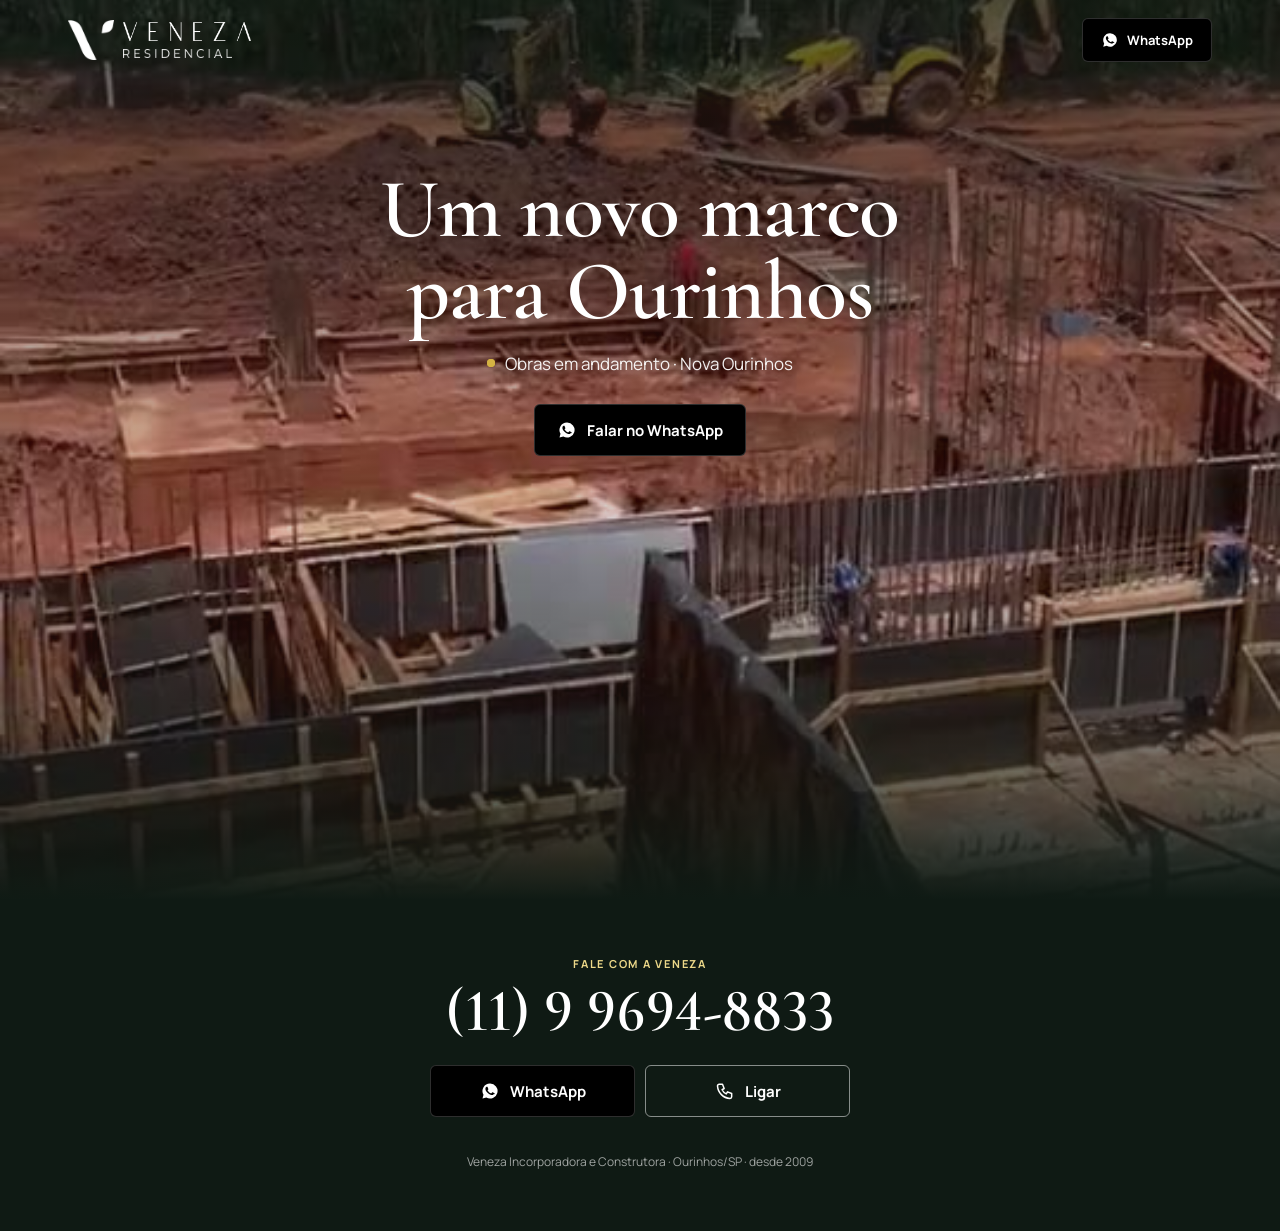
<file: index.html>
<!DOCTYPE html>
<html lang="pt-BR">
<head>
  <meta charset="UTF-8">
  <meta name="viewport" content="width=device-width, initial-scale=1.0, viewport-fit=cover">
  <title>Residencial Veneza | Ourinhos</title>
  <meta name="description" content="Residencial Veneza, da Veneza Incorporadora e Construtora. Obras em andamento em Nova Ourinhos, Ourinhos/SP. Fale com a Veneza.">
  <meta name="theme-color" content="#1A2922">
  <meta property="og:type" content="website">
  <meta property="og:locale" content="pt_BR">
  <meta property="og:title" content="Residencial Veneza | Ourinhos">
  <meta property="og:description" content="Obras em andamento em Nova Ourinhos. Fale com a Veneza.">
  <meta property="og:url" content="https://www.venezaconstrutora.com.br/">
  <meta property="og:image" content="https://www.venezaconstrutora.com.br/img/obra-poster.jpg">
  <meta name="twitter:card" content="summary_large_image">
  <link rel="canonical" href="https://www.venezaconstrutora.com.br/">
  <link rel="icon" type="image/png" href="img/favicon.png">
  <link rel="apple-touch-icon" href="img/apple-touch-icon.png">

  <link rel="preconnect" href="https://fonts.googleapis.com">
  <link rel="preconnect" href="https://fonts.gstatic.com" crossorigin>
  <link rel="stylesheet" href="https://fonts.googleapis.com/css2?family=Cormorant+Garamond:wght@500;600&family=Manrope:wght@400;500;600;700&display=swap">
  <link rel="stylesheet" href="style.css">
</head>
<body>

  <!-- Menu transparente -->
  <header class="header">
    <div class="header__inner">
      <a class="header__brand" href="#" aria-label="Veneza Residencial">
        <img class="header__mark" src="img/logo-v.png" alt="" width="110" height="96">
        <span class="header__brand-text">
          <img class="header__logo" src="img/logo-veneza.png" alt="" width="440" height="65">
          <img class="header__sub" src="img/logo-residencial.png" alt="" width="560" height="46">
        </span>
      </a>
      <a class="btn btn--black header__wa" href="https://wa.me/5511996948833?text=Ol%C3%A1%2C%20gostaria%20de%20informa%C3%A7%C3%B5es%20sobre%20o%20Residencial%20Veneza" target="_blank" rel="noopener" aria-label="Falar com a Veneza pelo WhatsApp">
        <svg class="btn__icon" viewBox="0 0 24 24" aria-hidden="true"><path class="fill" d="M12 3a9 9 0 0 0-7.8 13.5L3 21l4.6-1.2A9 9 0 1 0 12 3zm4.6 12.6c-.2.6-1.1 1.1-1.6 1.2-.4.1-1 .1-1.6-.1-.4-.1-.9-.3-1.5-.6-2.6-1.1-4.3-3.8-4.4-3.9-.1-.2-1-1.4-1-2.7s.7-1.9.9-2.2c.2-.3.5-.3.7-.3h.5c.2 0 .4 0 .6.5l.8 2c.1.2.1.3 0 .5l-.3.5-.4.4c-.1.1-.3.3-.1.6.2.3.7 1.2 1.6 1.9 1.1 1 2 1.3 2.3 1.4.3.1.5.1.6-.1l.8-1c.2-.3.4-.2.6-.1l1.9.9c.3.1.5.2.5.3.1.2.1.7-.1 1.2z"/></svg><span class="header__wa-text">WhatsApp</span>
      </a>
    </div>
  </header>

  <main>
    <!-- HERO: título no alto, vídeo da obra dissolvendo no fundo claro -->
    <section class="hero" aria-labelledby="hero-title">
      <video class="hero__video stage__video" muted loop playsinline preload="none"
             poster="img/obra-poster.jpg" aria-hidden="true" data-src="video/obra.mp4"></video>
      <div class="hero__shade" aria-hidden="true"></div>
      <div class="hero__text">
        <h1 class="hero__title" id="hero-title">Um novo marco<br> para <em>Ourinhos</em></h1>
        <p class="hero__lead"><span class="hero__dot" aria-hidden="true"></span>Obras em andamento · Nova Ourinhos</p>
        <a class="btn btn--black hero__cta" href="https://wa.me/5511996948833?text=Ol%C3%A1%2C%20gostaria%20de%20informa%C3%A7%C3%B5es%20sobre%20o%20Residencial%20Veneza" target="_blank" rel="noopener"><svg class="btn__icon" viewBox="0 0 24 24" aria-hidden="true"><path class="fill" d="M12 3a9 9 0 0 0-7.8 13.5L3 21l4.6-1.2A9 9 0 1 0 12 3zm4.6 12.6c-.2.6-1.1 1.1-1.6 1.2-.4.1-1 .1-1.6-.1-.4-.1-.9-.3-1.5-.6-2.6-1.1-4.3-3.8-4.4-3.9-.1-.2-1-1.4-1-2.7s.7-1.9.9-2.2c.2-.3.5-.3.7-.3h.5c.2 0 .4 0 .6.5l.8 2c.1.2.1.3 0 .5l-.3.5-.4.4c-.1.1-.3.3-.1.6.2.3.7 1.2 1.6 1.9 1.1 1 2 1.3 2.3 1.4.3.1.5.1.6-.1l.8-1c.2-.3.4-.2.6-.1l1.9.9c.3.1.5.2.5.3.1.2.1.7-.1 1.2z"/></svg> Falar no WhatsApp</a>
      </div>
    </section>

    <!-- CONTATO -->
    <section class="contact" id="contato" aria-labelledby="contact-title">
      <p class="contact__label" id="contact-title">Fale com a Veneza</p>
      <p class="contact__phone">(11) 9 9694-8833</p>
      <div class="contact__actions">
        <a class="btn btn--black" href="https://wa.me/5511996948833?text=Ol%C3%A1%2C%20gostaria%20de%20informa%C3%A7%C3%B5es%20sobre%20o%20Residencial%20Veneza" target="_blank" rel="noopener"><svg class="btn__icon" viewBox="0 0 24 24" aria-hidden="true"><path class="fill" d="M12 3a9 9 0 0 0-7.8 13.5L3 21l4.6-1.2A9 9 0 1 0 12 3zm4.6 12.6c-.2.6-1.1 1.1-1.6 1.2-.4.1-1 .1-1.6-.1-.4-.1-.9-.3-1.5-.6-2.6-1.1-4.3-3.8-4.4-3.9-.1-.2-1-1.4-1-2.7s.7-1.9.9-2.2c.2-.3.5-.3.7-.3h.5c.2 0 .4 0 .6.5l.8 2c.1.2.1.3 0 .5l-.3.5-.4.4c-.1.1-.3.3-.1.6.2.3.7 1.2 1.6 1.9 1.1 1 2 1.3 2.3 1.4.3.1.5.1.6-.1l.8-1c.2-.3.4-.2.6-.1l1.9.9c.3.1.5.2.5.3.1.2.1.7-.1 1.2z"/></svg> WhatsApp</a>
        <a class="btn btn--line" href="tel:+5511996948833"><svg class="btn__icon" viewBox="0 0 24 24" aria-hidden="true"><path class="line" d="M5 4h4l2 5-2.5 1.5a11 11 0 0 0 5 5L15 13l5 2v4a2 2 0 0 1-2 2A16 16 0 0 1 3 6a2 2 0 0 1 2-2z"/></svg> Ligar</a>
      </div>
      <p class="foot">Veneza Incorporadora e Construtora · Ourinhos/SP · desde 2009</p>
    </section>
  </main>

  <script src="script.js"></script>
</body>
</html>
</file>
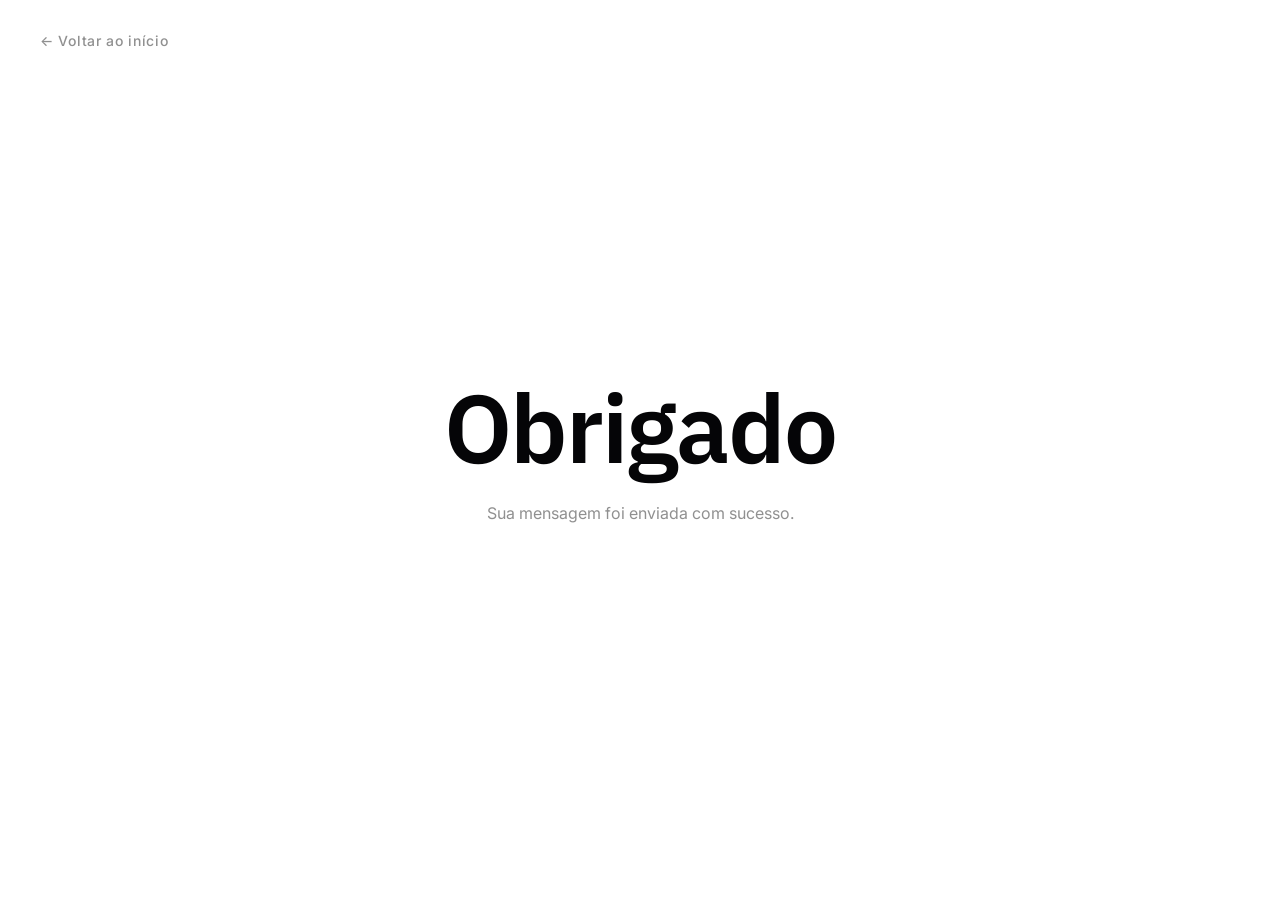
<file: obrigado.html>
<!DOCTYPE html>
<html lang="pt-BR">
<head>
  <meta charset="UTF-8">
  <meta name="viewport" content="width=device-width, initial-scale=1.0">
  <title>Obrigado</title>

  <link rel="preconnect" href="https://fonts.googleapis.com">
  <link rel="preconnect" href="https://fonts.gstatic.com" crossorigin>
  <link rel="stylesheet" href="https://fonts.googleapis.com/css2?family=IBM+Plex+Sans:wght@400;600;700&family=Inter:wght@400;500;600&display=swap">

  <style>
    :root {
      --color-01: #050507;
      --color-02: #FF8D28;
      --color-04: #909090;
      --font-display: 'IBM Plex Sans', system-ui, -apple-system, sans-serif;
      --font-primary: 'Inter', system-ui, -apple-system, sans-serif;
    }

    *, *::before, *::after {
      box-sizing: border-box;
      margin: 0;
      padding: 0;
    }

    body {
      background-color: #ffffff;
      font-family: var(--font-primary);
      color: var(--color-01);
      min-height: 100vh;
      -webkit-font-smoothing: antialiased;
    }

    .back-link {
      position: absolute;
      top: 32px;
      left: 40px;
      display: inline-flex;
      align-items: center;
      gap: 6px;
      font-size: 14px;
      font-weight: 500;
      color: var(--color-04);
      text-decoration: none;
      letter-spacing: 0.05em;
      transition: color 0.2s;
    }

    .back-link:hover {
      color: var(--color-01);
    }

    .center {
      min-height: 100vh;
      display: flex;
      flex-direction: column;
      align-items: center;
      justify-content: center;
      text-align: center;
      padding: 24px;
    }

    h1 {
      font-family: var(--font-display);
      font-size: 96px;
      font-weight: 600;
      color: var(--color-01);
      letter-spacing: -0.02em;
      line-height: 1.1;
      margin-bottom: 20px;
    }

    .message {
      font-size: 16px;
      color: var(--color-04);
      line-height: 1.5;
    }

    /* ── MOBILE ── */
    @media (max-width: 768px) {
      .back-link {
        top: 28px;
        left: 24px;
        font-size: 15px;
        gap: 8px;
      }

      .center {
        justify-content: flex-start;
        padding-top: calc(28px + 20px + 60px);
      }

      h1 {
        font-size: 56px;
        margin-bottom: 16px;
      }

      .message {
        font-size: 16px;
        max-width: 320px;
      }
    }

    @media (max-width: 375px) {
      h1 {
        font-size: 46px;
      }
    }
  </style>
</head>
<body>

  <a href="index.html" class="back-link">← Voltar ao início</a>

  <div class="center">
    <h1>Obrigado</h1>
    <p class="message">Sua mensagem foi enviada com sucesso.</p>
  </div>

</body>
</html>
</file>
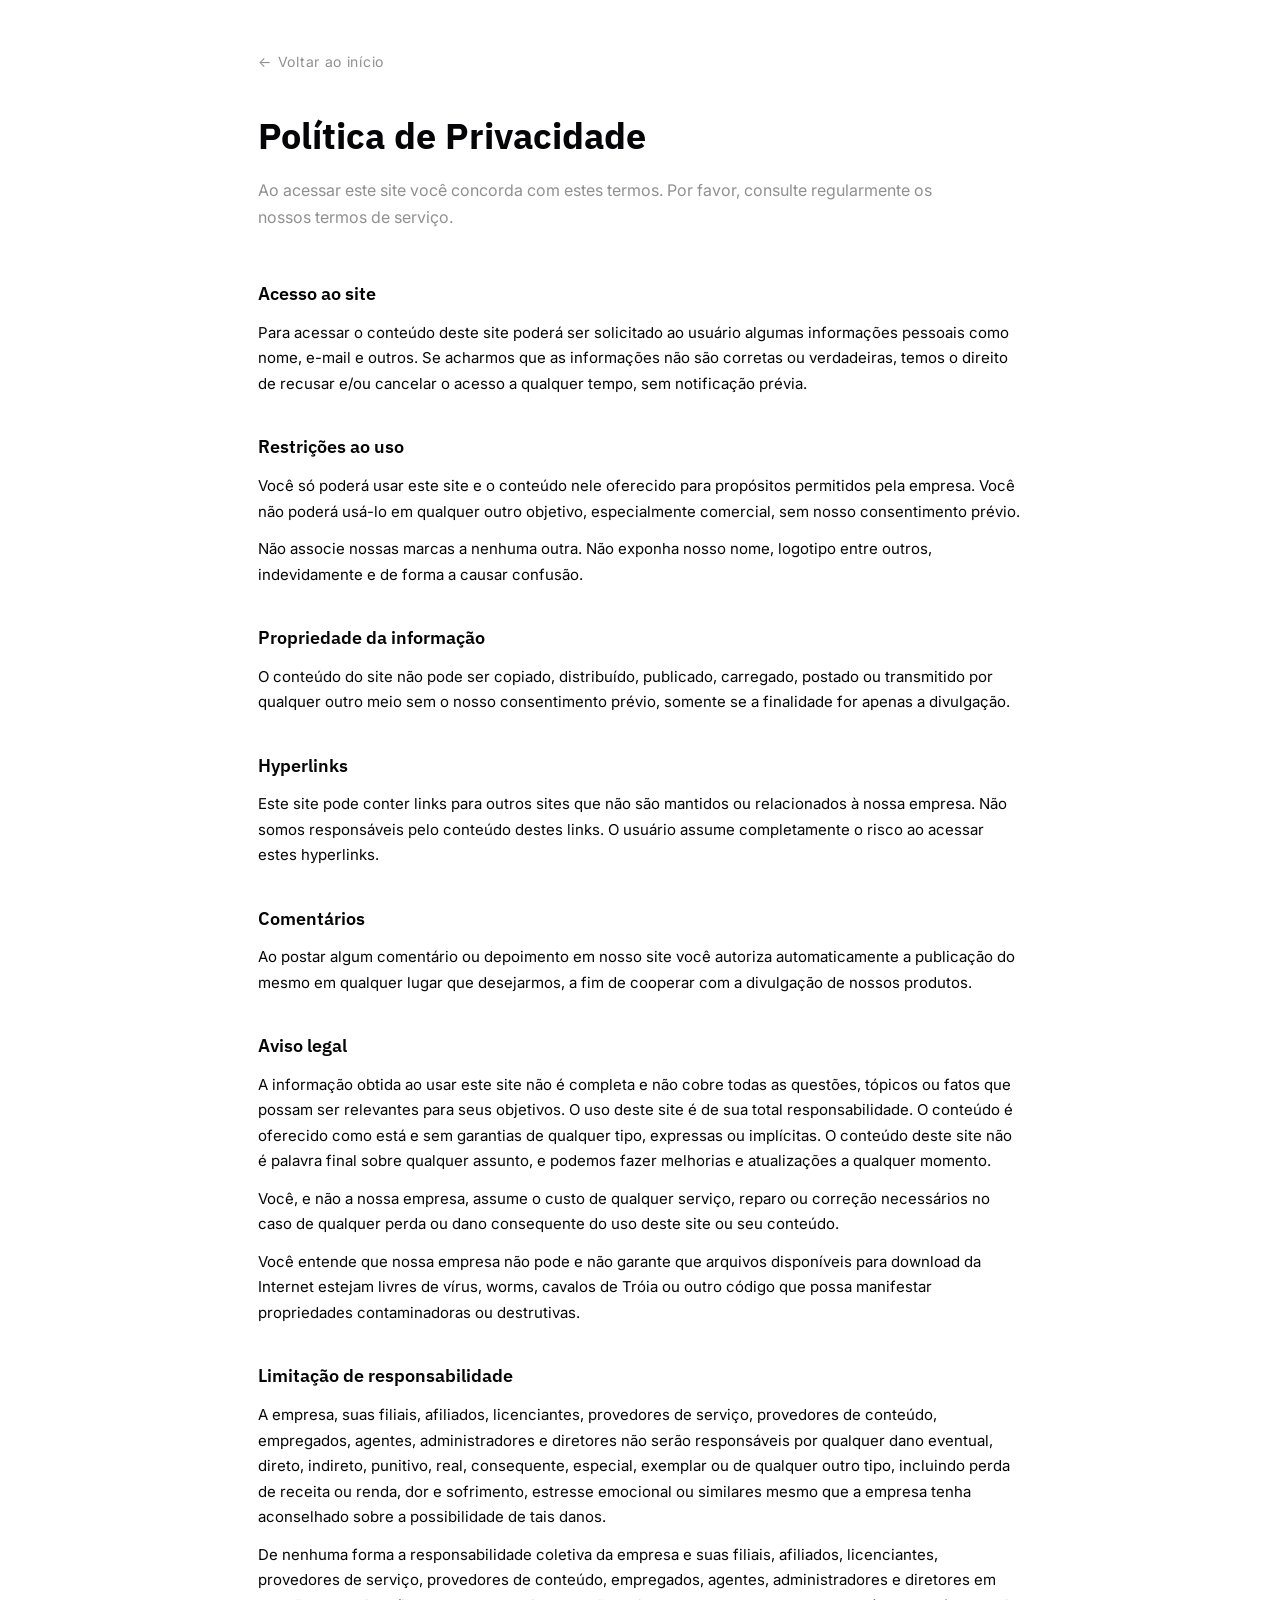
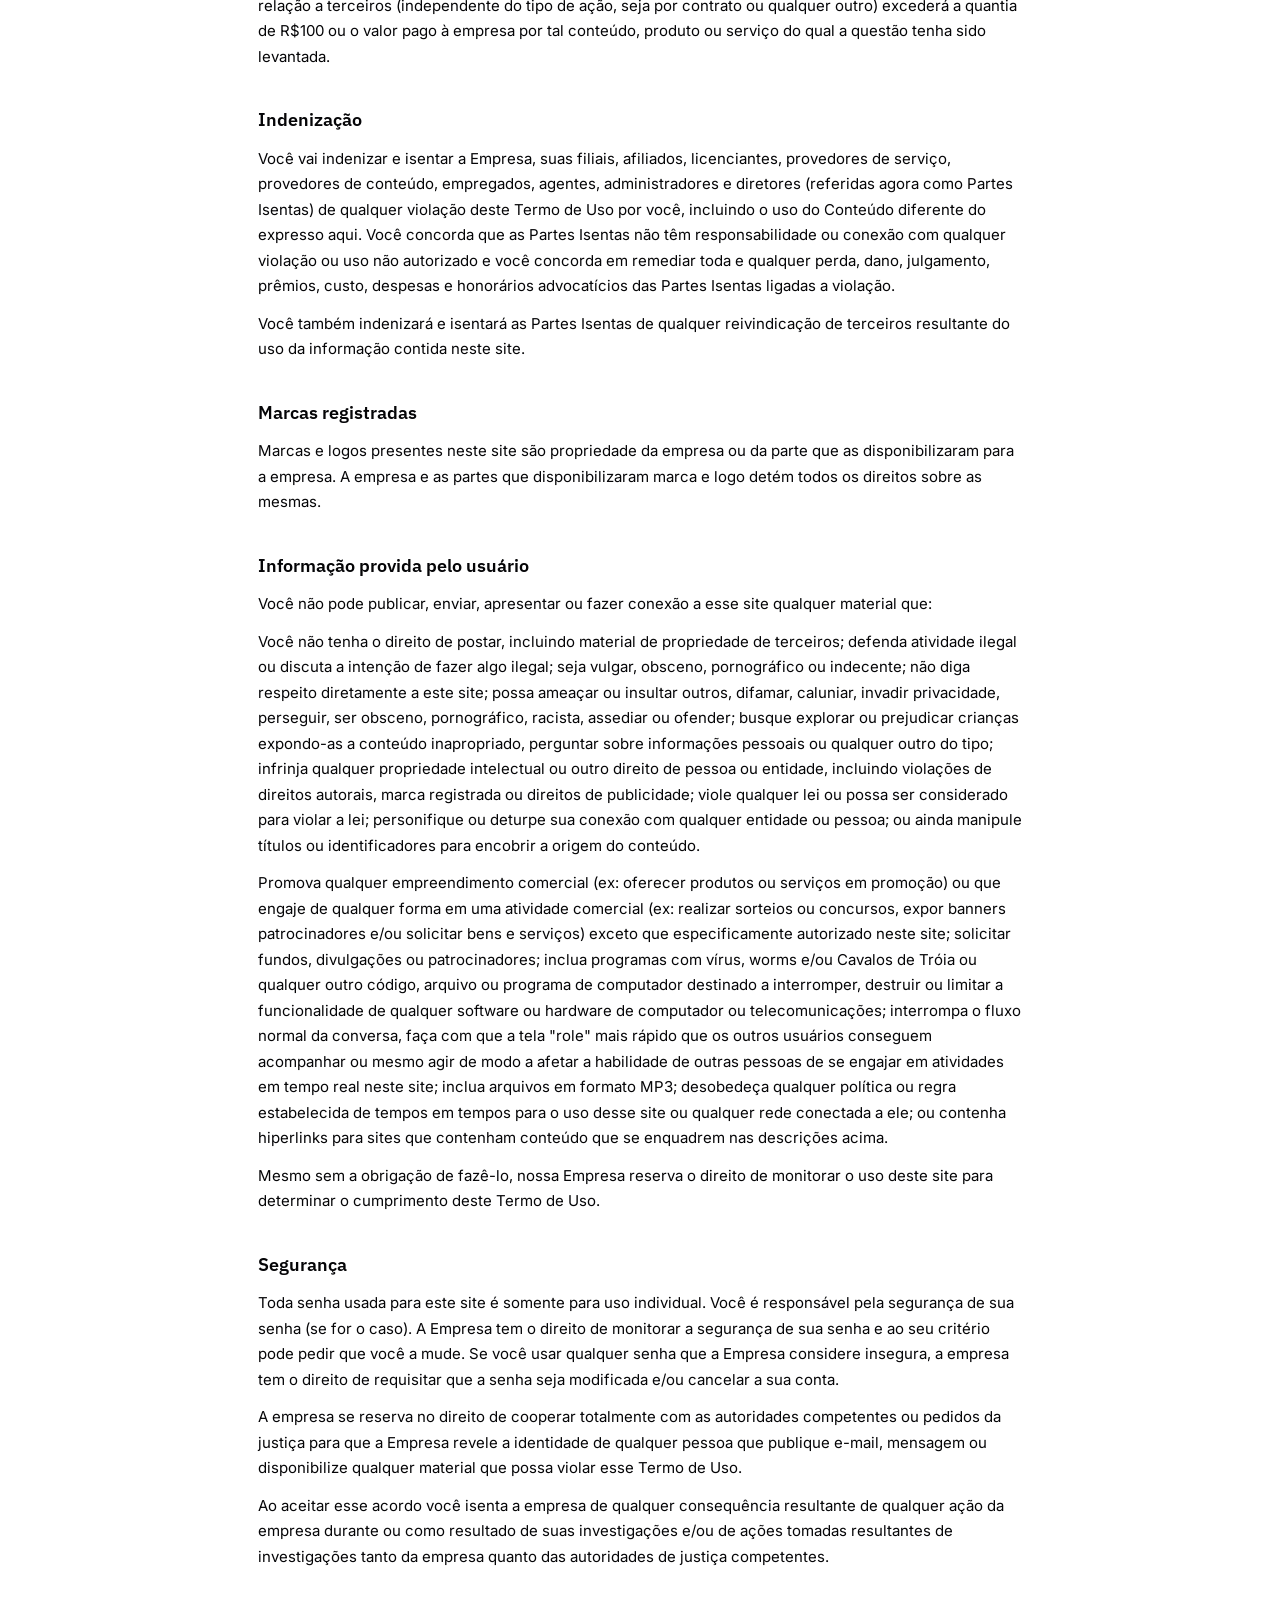
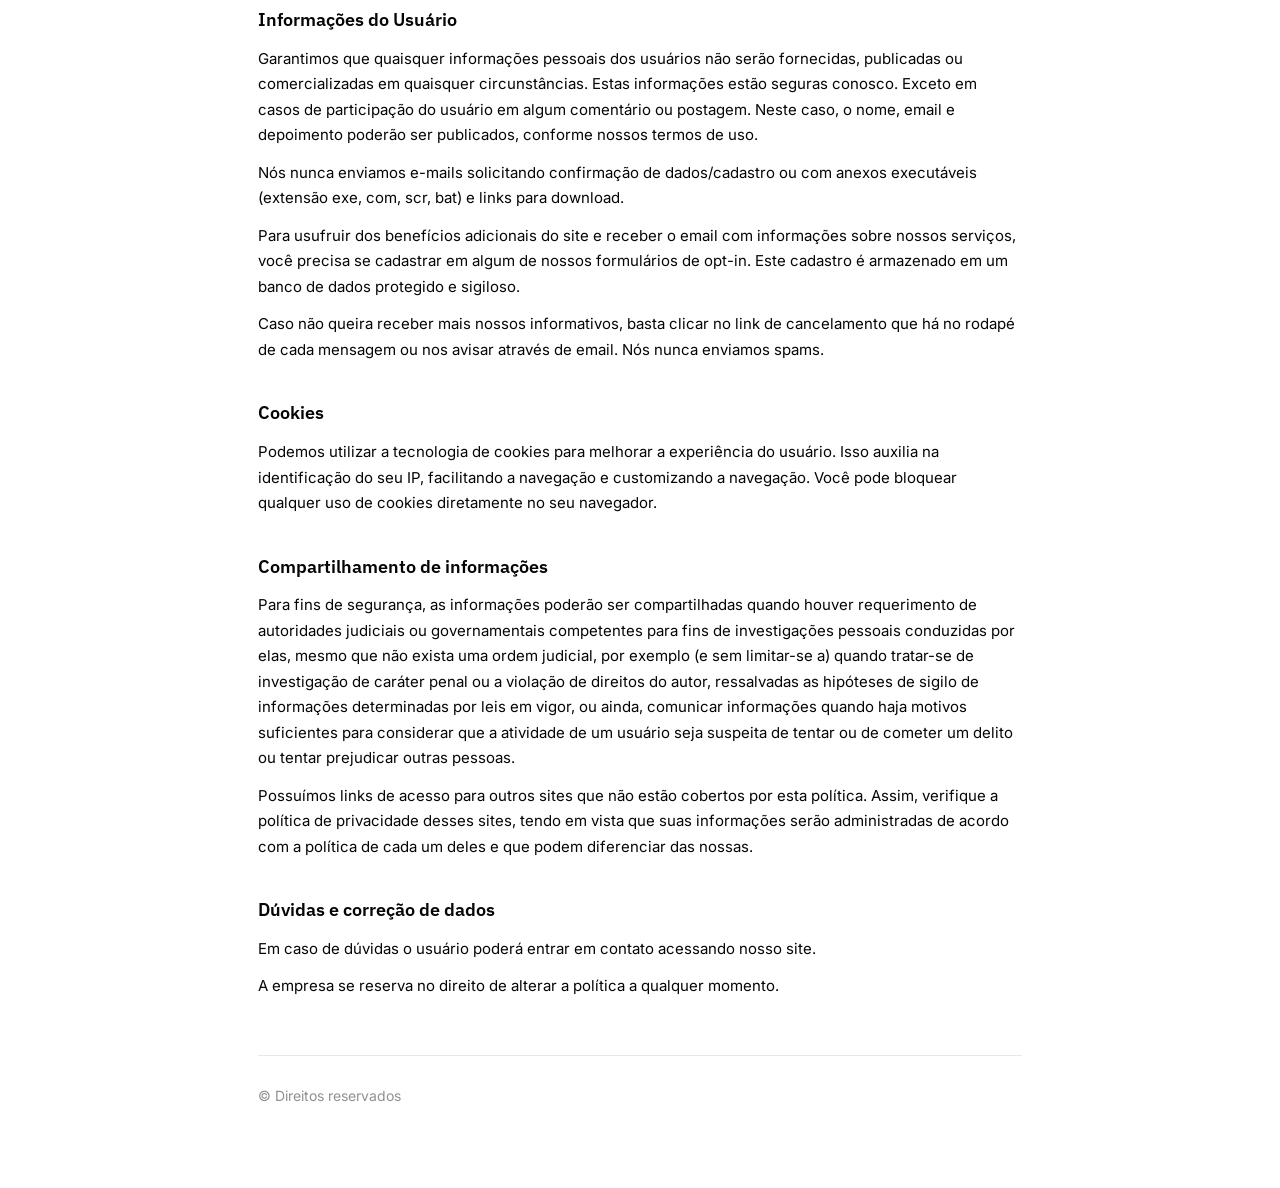
<file: termos.html>
<!DOCTYPE html>
<html lang="pt-BR">
<head>
  <meta charset="UTF-8">
  <meta name="viewport" content="width=device-width, initial-scale=1.0">
  <title>Política de Privacidade</title>

  <link rel="preconnect" href="https://fonts.googleapis.com">
  <link rel="preconnect" href="https://fonts.gstatic.com" crossorigin>
  <link rel="stylesheet" href="https://fonts.googleapis.com/css2?family=IBM+Plex+Sans:wght@400;600;700&family=Inter:wght@400;500;600&display=swap">

  <style>
    :root {
      --color-01: #050507;
      --color-02: #FF8D28;
      --color-04: #909090;
      --grayscale-06: #E7E7E7;
      --font-display: 'IBM Plex Sans', system-ui, -apple-system, sans-serif;
      --font-primary: 'Inter', system-ui, -apple-system, sans-serif;
    }

    *, *::before, *::after {
      box-sizing: border-box;
      margin: 0;
      padding: 0;
    }

    html {
      scroll-behavior: smooth;
    }

    body {
      font-family: var(--font-primary);
      background-color: #ffffff;
      color: var(--color-01);
      line-height: 1.7;
      -webkit-font-smoothing: antialiased;
    }

    /* ── DESKTOP ── */
    .container {
      max-width: 860px;
      margin: 0 auto;
      padding: 48px 48px 80px;
    }

    .back-link {
      display: inline-flex;
      align-items: center;
      gap: 6px;
      font-size: 14px;
      color: var(--color-04);
      text-decoration: none;
      margin-bottom: 40px;
      letter-spacing: 0.05em;
      transition: color 0.2s;
    }

    .back-link:hover {
      color: var(--color-01);
    }

    .back-link::before {
      content: '←';
      font-size: 14px;
    }

    h1 {
      font-family: var(--font-display);
      font-size: 36px;
      font-weight: 700;
      line-height: 1.2;
      margin-bottom: 20px;
      color: var(--color-01);
    }

    .intro {
      font-size: 16px;
      color: var(--color-04);
      margin-bottom: 48px;
      max-width: 680px;
    }

    section {
      margin-bottom: 36px;
    }

    h2 {
      font-family: var(--font-display);
      font-size: 18px;
      font-weight: 600;
      color: var(--color-01);
      margin-bottom: 10px;
    }

    p {
      font-size: 15px;
      color: var(--color-01);
      margin-bottom: 12px;
    }

    p:last-child {
      margin-bottom: 0;
    }

    footer {
      border-top: 1px solid var(--grayscale-06);
      padding-top: 28px;
      margin-top: 56px;
    }

    .footer-credit {
      font-size: 14px;
      color: var(--color-04);
      margin-bottom: 4px;
    }

    .footer-copy {
      font-size: 14px;
      color: var(--color-04);
    }

    /* ── MOBILE ── */
    @media (max-width: 768px) {
      .container {
        padding: 28px 20px 64px;
      }

      .back-link {
        font-size: 14px;
        margin-bottom: 28px;
      }

      h1 {
        font-size: 28px;
        margin-bottom: 16px;
      }

      .intro {
        font-size: 16px;
        margin-bottom: 36px;
      }

      h2 {
        font-size: 17px;
        margin-bottom: 8px;
      }

      p {
        font-size: 15px;
        line-height: 1.75;
      }

      section {
        margin-bottom: 28px;
      }

      footer {
        margin-top: 40px;
        padding-top: 24px;
      }
    }

    @media (max-width: 375px) {
      .container {
        padding: 24px 16px 56px;
      }

      h1 {
        font-size: 24px;
      }
    }
  </style>
</head>
<body>

  <div class="container">

    <a href="index.html" class="back-link">Voltar ao início</a>

    <h1>Política de Privacidade</h1>

    <p class="intro">
      Ao acessar este site você concorda com estes termos. Por favor, consulte regularmente os nossos termos de serviço.
    </p>

    <section>
      <h2>Acesso ao site</h2>
      <p>
        Para acessar o conteúdo deste site poderá ser solicitado ao usuário algumas informações pessoais como nome, e-mail e outros. Se acharmos que as informações não são corretas ou verdadeiras, temos o direito de recusar e/ou cancelar o acesso a qualquer tempo, sem notificação prévia.
      </p>
    </section>

    <section>
      <h2>Restrições ao uso</h2>
      <p>
        Você só poderá usar este site e o conteúdo nele oferecido para propósitos permitidos pela empresa. Você não poderá usá-lo em qualquer outro objetivo, especialmente comercial, sem nosso consentimento prévio.
      </p>
      <p>
        Não associe nossas marcas a nenhuma outra. Não exponha nosso nome, logotipo entre outros, indevidamente e de forma a causar confusão.
      </p>
    </section>

    <section>
      <h2>Propriedade da informação</h2>
      <p>
        O conteúdo do site não pode ser copiado, distribuído, publicado, carregado, postado ou transmitido por qualquer outro meio sem o nosso consentimento prévio, somente se a finalidade for apenas a divulgação.
      </p>
    </section>

    <section>
      <h2>Hyperlinks</h2>
      <p>
        Este site pode conter links para outros sites que não são mantidos ou relacionados à nossa empresa. Não somos responsáveis pelo conteúdo destes links. O usuário assume completamente o risco ao acessar estes hyperlinks.
      </p>
    </section>

    <section>
      <h2>Comentários</h2>
      <p>
        Ao postar algum comentário ou depoimento em nosso site você autoriza automaticamente a publicação do mesmo em qualquer lugar que desejarmos, a fim de cooperar com a divulgação de nossos produtos.
      </p>
    </section>

    <section>
      <h2>Aviso legal</h2>
      <p>
        A informação obtida ao usar este site não é completa e não cobre todas as questões, tópicos ou fatos que possam ser relevantes para seus objetivos. O uso deste site é de sua total responsabilidade. O conteúdo é oferecido como está e sem garantias de qualquer tipo, expressas ou implícitas. O conteúdo deste site não é palavra final sobre qualquer assunto, e podemos fazer melhorias e atualizações a qualquer momento.
      </p>
      <p>
        Você, e não a nossa empresa, assume o custo de qualquer serviço, reparo ou correção necessários no caso de qualquer perda ou dano consequente do uso deste site ou seu conteúdo.
      </p>
      <p>
        Você entende que nossa empresa não pode e não garante que arquivos disponíveis para download da Internet estejam livres de vírus, worms, cavalos de Tróia ou outro código que possa manifestar propriedades contaminadoras ou destrutivas.
      </p>
    </section>

    <section>
      <h2>Limitação de responsabilidade</h2>
      <p>
        A empresa, suas filiais, afiliados, licenciantes, provedores de serviço, provedores de conteúdo, empregados, agentes, administradores e diretores não serão responsáveis por qualquer dano eventual, direto, indireto, punitivo, real, consequente, especial, exemplar ou de qualquer outro tipo, incluindo perda de receita ou renda, dor e sofrimento, estresse emocional ou similares mesmo que a empresa tenha aconselhado sobre a possibilidade de tais danos.
      </p>
      <p>
        De nenhuma forma a responsabilidade coletiva da empresa e suas filiais, afiliados, licenciantes, provedores de serviço, provedores de conteúdo, empregados, agentes, administradores e diretores em relação a terceiros (independente do tipo de ação, seja por contrato ou qualquer outro) excederá a quantia de R$100 ou o valor pago à empresa por tal conteúdo, produto ou serviço do qual a questão tenha sido levantada.
      </p>
    </section>

    <section>
      <h2>Indenização</h2>
      <p>
        Você vai indenizar e isentar a Empresa, suas filiais, afiliados, licenciantes, provedores de serviço, provedores de conteúdo, empregados, agentes, administradores e diretores (referidas agora como Partes Isentas) de qualquer violação deste Termo de Uso por você, incluindo o uso do Conteúdo diferente do expresso aqui. Você concorda que as Partes Isentas não têm responsabilidade ou conexão com qualquer violação ou uso não autorizado e você concorda em remediar toda e qualquer perda, dano, julgamento, prêmios, custo, despesas e honorários advocatícios das Partes Isentas ligadas a violação.
      </p>
      <p>
        Você também indenizará e isentará as Partes Isentas de qualquer reivindicação de terceiros resultante do uso da informação contida neste site.
      </p>
    </section>

    <section>
      <h2>Marcas registradas</h2>
      <p>
        Marcas e logos presentes neste site são propriedade da empresa ou da parte que as disponibilizaram para a empresa. A empresa e as partes que disponibilizaram marca e logo detém todos os direitos sobre as mesmas.
      </p>
    </section>

    <section>
      <h2>Informação provida pelo usuário</h2>
      <p>Você não pode publicar, enviar, apresentar ou fazer conexão a esse site qualquer material que:</p>
      <p>
        Você não tenha o direito de postar, incluindo material de propriedade de terceiros; defenda atividade ilegal ou discuta a intenção de fazer algo ilegal; seja vulgar, obsceno, pornográfico ou indecente; não diga respeito diretamente a este site; possa ameaçar ou insultar outros, difamar, caluniar, invadir privacidade, perseguir, ser obsceno, pornográfico, racista, assediar ou ofender; busque explorar ou prejudicar crianças expondo-as a conteúdo inapropriado, perguntar sobre informações pessoais ou qualquer outro do tipo; infrinja qualquer propriedade intelectual ou outro direito de pessoa ou entidade, incluindo violações de direitos autorais, marca registrada ou direitos de publicidade; viole qualquer lei ou possa ser considerado para violar a lei; personifique ou deturpe sua conexão com qualquer entidade ou pessoa; ou ainda manipule títulos ou identificadores para encobrir a origem do conteúdo.
      </p>
      <p>
        Promova qualquer empreendimento comercial (ex: oferecer produtos ou serviços em promoção) ou que engaje de qualquer forma em uma atividade comercial (ex: realizar sorteios ou concursos, expor banners patrocinadores e/ou solicitar bens e serviços) exceto que especificamente autorizado neste site; solicitar fundos, divulgações ou patrocinadores; inclua programas com vírus, worms e/ou Cavalos de Tróia ou qualquer outro código, arquivo ou programa de computador destinado a interromper, destruir ou limitar a funcionalidade de qualquer software ou hardware de computador ou telecomunicações; interrompa o fluxo normal da conversa, faça com que a tela "role" mais rápido que os outros usuários conseguem acompanhar ou mesmo agir de modo a afetar a habilidade de outras pessoas de se engajar em atividades em tempo real neste site; inclua arquivos em formato MP3; desobedeça qualquer política ou regra estabelecida de tempos em tempos para o uso desse site ou qualquer rede conectada a ele; ou contenha hiperlinks para sites que contenham conteúdo que se enquadrem nas descrições acima.
      </p>
      <p>
        Mesmo sem a obrigação de fazê-lo, nossa Empresa reserva o direito de monitorar o uso deste site para determinar o cumprimento deste Termo de Uso.
      </p>
    </section>

    <section>
      <h2>Segurança</h2>
      <p>
        Toda senha usada para este site é somente para uso individual. Você é responsável pela segurança de sua senha (se for o caso). A Empresa tem o direito de monitorar a segurança de sua senha e ao seu critério pode pedir que você a mude. Se você usar qualquer senha que a Empresa considere insegura, a empresa tem o direito de requisitar que a senha seja modificada e/ou cancelar a sua conta.
      </p>
      <p>
        A empresa se reserva no direito de cooperar totalmente com as autoridades competentes ou pedidos da justiça para que a Empresa revele a identidade de qualquer pessoa que publique e-mail, mensagem ou disponibilize qualquer material que possa violar esse Termo de Uso.
      </p>
      <p>
        Ao aceitar esse acordo você isenta a empresa de qualquer consequência resultante de qualquer ação da empresa durante ou como resultado de suas investigações e/ou de ações tomadas resultantes de investigações tanto da empresa quanto das autoridades de justiça competentes.
      </p>
    </section>

    <section>
      <h2>Informações do Usuário</h2>
      <p>
        Garantimos que quaisquer informações pessoais dos usuários não serão fornecidas, publicadas ou comercializadas em quaisquer circunstâncias. Estas informações estão seguras conosco. Exceto em casos de participação do usuário em algum comentário ou postagem. Neste caso, o nome, email e depoimento poderão ser publicados, conforme nossos termos de uso.
      </p>
      <p>
        Nós nunca enviamos e-mails solicitando confirmação de dados/cadastro ou com anexos executáveis (extensão exe, com, scr, bat) e links para download.
      </p>
      <p>
        Para usufruir dos benefícios adicionais do site e receber o email com informações sobre nossos serviços, você precisa se cadastrar em algum de nossos formulários de opt-in. Este cadastro é armazenado em um banco de dados protegido e sigiloso.
      </p>
      <p>
        Caso não queira receber mais nossos informativos, basta clicar no link de cancelamento que há no rodapé de cada mensagem ou nos avisar através de email. Nós nunca enviamos spams.
      </p>
    </section>

    <section>
      <h2>Cookies</h2>
      <p>
        Podemos utilizar a tecnologia de cookies para melhorar a experiência do usuário. Isso auxilia na identificação do seu IP, facilitando a navegação e customizando a navegação. Você pode bloquear qualquer uso de cookies diretamente no seu navegador.
      </p>
    </section>

    <section>
      <h2>Compartilhamento de informações</h2>
      <p>
        Para fins de segurança, as informações poderão ser compartilhadas quando houver requerimento de autoridades judiciais ou governamentais competentes para fins de investigações pessoais conduzidas por elas, mesmo que não exista uma ordem judicial, por exemplo (e sem limitar-se a) quando tratar-se de investigação de caráter penal ou a violação de direitos do autor, ressalvadas as hipóteses de sigilo de informações determinadas por leis em vigor, ou ainda, comunicar informações quando haja motivos suficientes para considerar que a atividade de um usuário seja suspeita de tentar ou de cometer um delito ou tentar prejudicar outras pessoas.
      </p>
      <p>
        Possuímos links de acesso para outros sites que não estão cobertos por esta política. Assim, verifique a política de privacidade desses sites, tendo em vista que suas informações serão administradas de acordo com a política de cada um deles e que podem diferenciar das nossas.
      </p>
    </section>

    <section>
      <h2>Dúvidas e correção de dados</h2>
      <p>Em caso de dúvidas o usuário poderá entrar em contato acessando nosso site.</p>
      <p>A empresa se reserva no direito de alterar a política a qualquer momento.</p>
      
    </section>

    <footer>
      <p class="footer-copy">© Direitos reservados</p>
    </footer>

  </div>

</body>
</html>
</file>
<file: style.css>
/* =========================================================
   VENEZA v3 — TESTE DE HERO (referência "Stayli"):
   título no alto sobre o vídeo da obra (sem degradê branco),
   contato logo abaixo. Pensado primeiro para o celular.
   ========================================================= */
:root {
  --verde-900: #0F1A14;
  --verde-700: #1A2922;
  --dourado: #D4B343;
  --dourado-claro: #ECD889;
  --dourado-texto: #9C7E22;
  --fundo: #FFFEFA;        /* branco-quente das versões anteriores */
  --texto-titulo: #1A2A20;
  --texto-corpo: #5E6761;
  --fonte-titulo: 'Cormorant Garamond', Georgia, 'Times New Roman', serif;
  --fonte-texto: 'Manrope', system-ui, -apple-system, 'Segoe UI', sans-serif;
  --raio: 6px;  /* cantos levemente arredondados */
  --header-h: 64px;
  --ease: cubic-bezier(.22, .61, .36, 1);
}
*, *::before, *::after { box-sizing: border-box; }
html { scroll-behavior: smooth; }
body { margin: 0; background: var(--verde-900); color: rgba(255, 255, 255, .78); font-family: var(--fonte-texto); -webkit-font-smoothing: antialiased; }
img { display: block; max-width: 100%; }
a { color: inherit; text-decoration: none; }
:focus-visible { outline: 2px solid var(--dourado); outline-offset: 3px; }

/* ---------- Menu transparente sobre o vídeo ---------- */
.header {
  position: absolute; inset: 0 0 auto 0; z-index: 10;  /* sem vidro: transparente, rola com a página */
  padding-top: env(safe-area-inset-top, 0px);
}
.header__inner {
  max-width: 1240px; height: var(--header-h); margin-inline: auto;
  padding-left: max(16px, env(safe-area-inset-left, 0px)); padding-right: max(16px, env(safe-area-inset-right, 0px));
  display: flex; align-items: center; justify-content: space-between; gap: 16px;
}
.header__brand { display: flex; align-items: center; gap: 9px; min-height: 44px; }
.header__mark { width: auto; height: 32px; }
.header__brand-text { display: flex; flex-direction: column; align-items: flex-start; gap: 6px; }
.header__logo { width: auto; height: 15px; }
.header__sub { width: auto; height: 7px; }

/* ---------- Botões ---------- */
.btn {
  display: inline-flex; align-items: center; justify-content: center; gap: 10px;
  min-height: 52px; padding: 0 22px;
  font-family: var(--fonte-texto); font-size: 15px; font-weight: 700;
  border-radius: var(--raio);
  transition: background-color .25s var(--ease), border-color .25s var(--ease), color .25s var(--ease), transform .2s var(--ease);
}
.btn:active { transform: scale(.98); }
.btn--gold { background: var(--dourado); color: var(--verde-700); }
.btn--gold:hover { background: var(--dourado-claro); }
.btn--black { background: #000000; color: #FFFFFF; border: 1px solid rgba(255, 255, 255, .18); }
.btn--black:hover { background: #1F1F1F; border-color: rgba(255, 255, 255, .4); }
.btn--dark { background: var(--verde-700); color: #FFFFFF; }
.btn--light { background: #FFFFFF; color: var(--verde-700); }
.btn--light:hover { background: var(--dourado-claro); }
.btn--light .btn__icon { color: #25D366; }
.btn--dark:hover { background: var(--verde-900); }
.btn--line { border: 1px solid rgba(255, 255, 255, .5); color: #FFFFFF; }
.btn--line:hover { border-color: var(--dourado); color: var(--dourado-claro); }
.btn__icon { width: 20px; height: 20px; flex-shrink: 0; }
.btn__icon .fill { fill: currentColor; }
.btn__icon .line { fill: none; stroke: currentColor; stroke-width: 1.8; stroke-linejoin: round; }
.header__wa { min-height: 42px; padding: 0 14px; font-size: 13px; gap: 8px; }
.header__wa .btn__icon { width: 18px; height: 18px; }

/* ---------- HERO ---------- */
.hero {
  position: relative;
  min-height: 100svh;
  display: flex;
  flex-direction: column;
  align-items: center;
  overflow: hidden;
  isolation: isolate;
  background: var(--verde-700) url("img/obra-poster.jpg") center / cover no-repeat;
}
.hero__video { position: absolute; inset: 0; z-index: -2; width: 100%; height: 100%; object-fit: cover; }
/* Escuro no alto (título) e embaixo (emenda com o verde da página) */
.hero__shade {
  position: absolute; inset: 0; z-index: -1;
  background:
    linear-gradient(180deg,
      rgba(15, 26, 20, .70) 0%,
      rgba(15, 26, 20, .35) 34%,
      rgba(15, 26, 20, .15) 60%,
      rgba(15, 26, 20, .65) 88%,
      var(--verde-900) 100%);
}
.hero__text {
  width: 100%;
  max-width: 720px;
  padding: calc(var(--header-h) + env(safe-area-inset-top, 0px) + 40px) 24px 0;
  text-align: center;
  color: #FFFFFF;
  display: flex;
  flex-direction: column;
  align-items: center;  /* título, subtítulo e botão empilhados, como na referência */
}
.hero__eyebrow {
  margin: 0;
  display: inline-flex; align-items: center; gap: 10px;
  font-size: 11px; font-weight: 700; letter-spacing: .14em; text-transform: uppercase;
}
.hero__dot { position: relative; width: 8px; height: 8px; border-radius: 50%; background: var(--dourado); }
.hero__dot::after { content: ""; position: absolute; inset: 0; border-radius: 50%; background: var(--dourado); animation: pulse 1.8s ease-out infinite; }
@keyframes pulse { from { opacity: .7; transform: scale(1); } to { opacity: 0; transform: scale(2.8); } }
.hero__title {
  margin: 16px 0 0;
  font-family: var(--fonte-titulo);
  font-size: clamp(44px, 12vw, 84px);
  font-weight: 600;
  line-height: .98;
  letter-spacing: -.01em;
  text-wrap: balance;
  text-shadow: 0 2px 24px rgba(0, 0, 0, .25);
}
.hero__title em { font-style: normal; color: inherit; }
.hero__lead {
  margin: 18px auto 0;
  display: inline-flex; align-items: center; gap: 10px;
  font-size: 15px; line-height: 1.5; color: rgba(255, 255, 255, .92);
  text-shadow: 0 1px 12px rgba(0, 0, 0, .45);
}
.hero__cta { margin-top: 28px; }

/* ---------- CONTATO (fundo verde-escuro, logo abaixo do vídeo) ---------- */
.contact {
  max-width: 640px;
  margin: 0 auto;
  padding: 56px 24px calc(48px + env(safe-area-inset-bottom, 0px));
  position: relative;
  text-align: center;
}
.contact__label { margin: 0; font-size: 11px; font-weight: 700; letter-spacing: .16em; text-transform: uppercase; color: var(--dourado-claro); }
.contact__phone {
  margin: 10px 0 0;
  font-family: var(--fonte-titulo); font-size: clamp(40px, 11vw, 60px); font-weight: 600; line-height: 1;
  color: #FFFFFF; white-space: nowrap; font-variant-numeric: lining-nums; user-select: all;
}
.contact__actions { margin: 24px auto 0; max-width: 420px; display: grid; grid-template-columns: 1fr 1fr; gap: 10px; }
.foot { margin-top: 36px; font-size: 12px; line-height: 1.5; color: rgba(255, 255, 255, .6); }

/* ---------- Computador ---------- */
@media (min-width: 900px) {
  :root { --header-h: 80px; }
  .header__inner { padding-left: 48px; padding-right: 48px; }
  .header__mark { height: 40px; }
  .header__logo { height: 19px; }
  .header__sub { height: 9px; }
  .header__brand-text { gap: 8px; }
  .header__wa { min-height: 44px; padding: 0 18px; }
  .hero { min-height: min(100svh, 920px); }
  .hero__text { padding-top: calc(var(--header-h) + 72px); }
  .hero__lead { font-size: 17px; }
}
@media (max-width: 340px) {
  .header__wa-text { display: none; }
  .header__wa { width: 44px; padding: 0; }
}
@media (prefers-reduced-motion: reduce) {
  html { scroll-behavior: auto; }
  .hero__dot::after { animation: none; }
}
</file>
